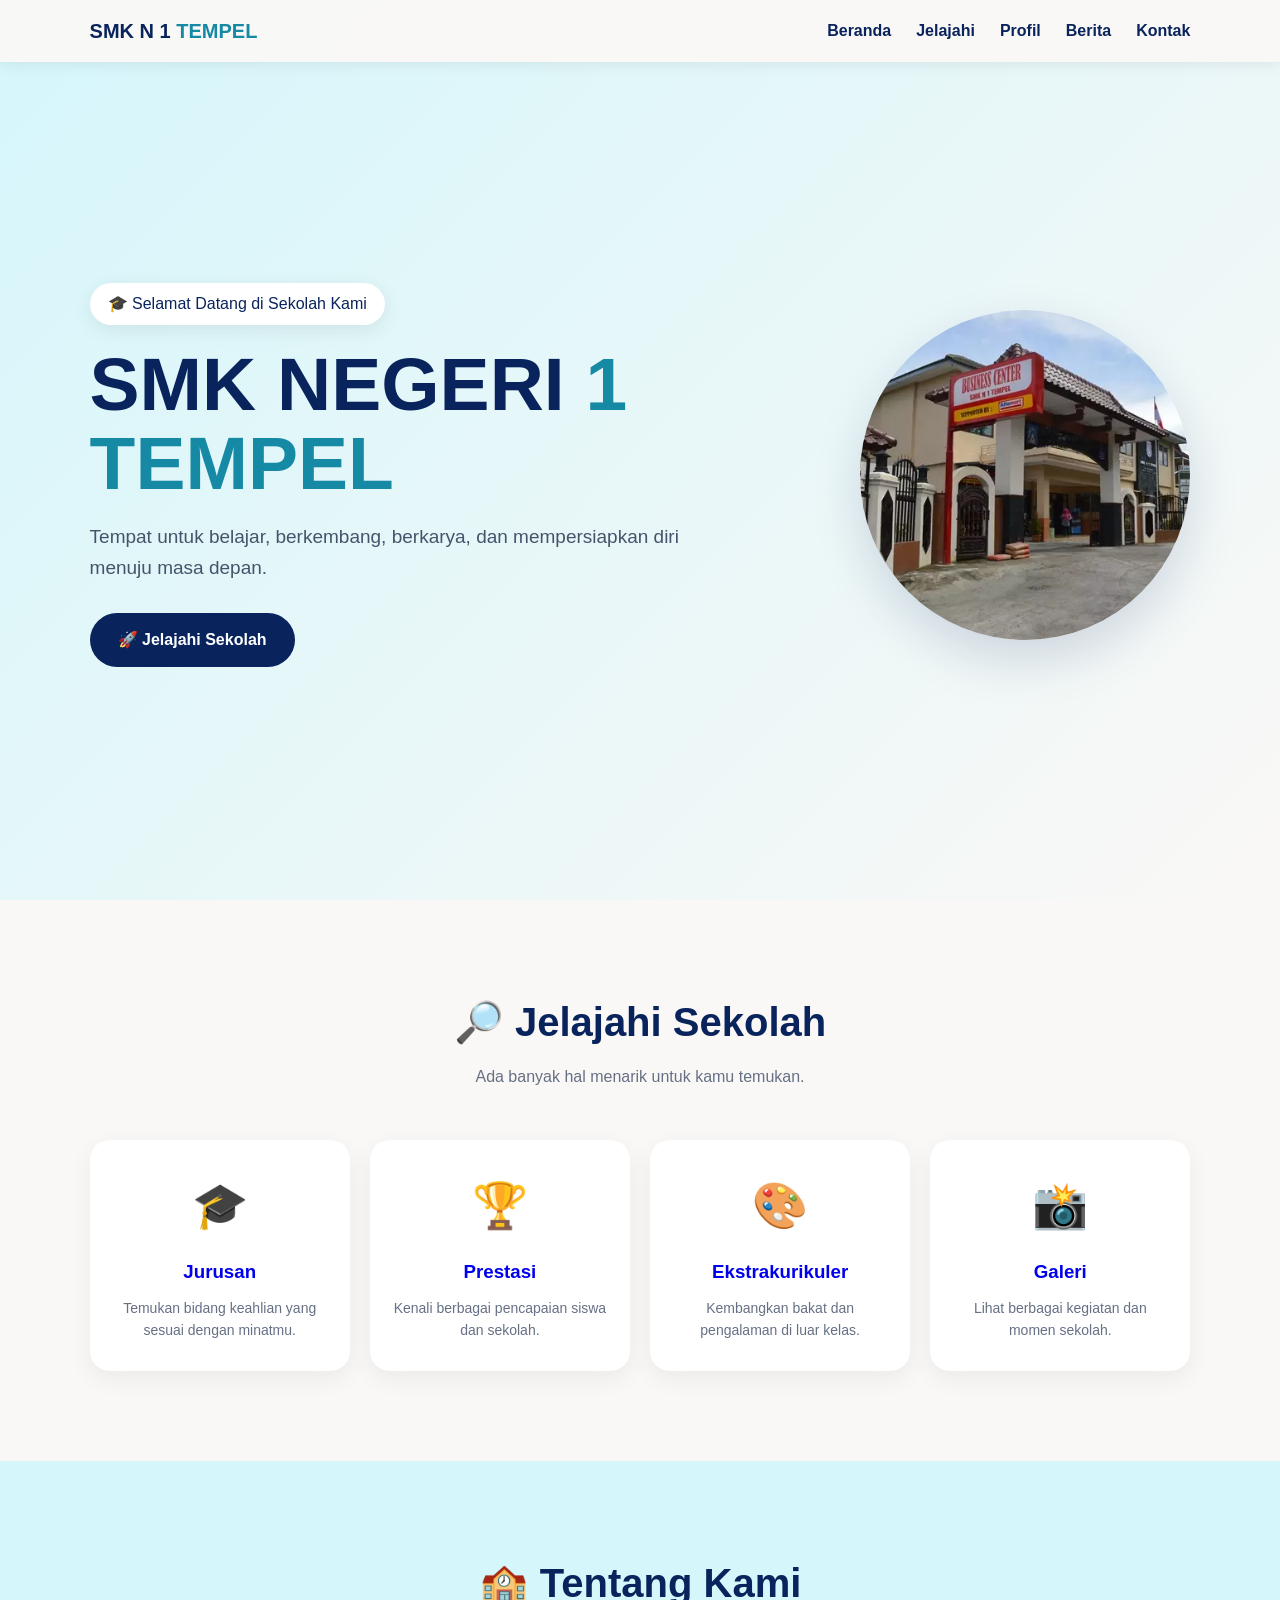
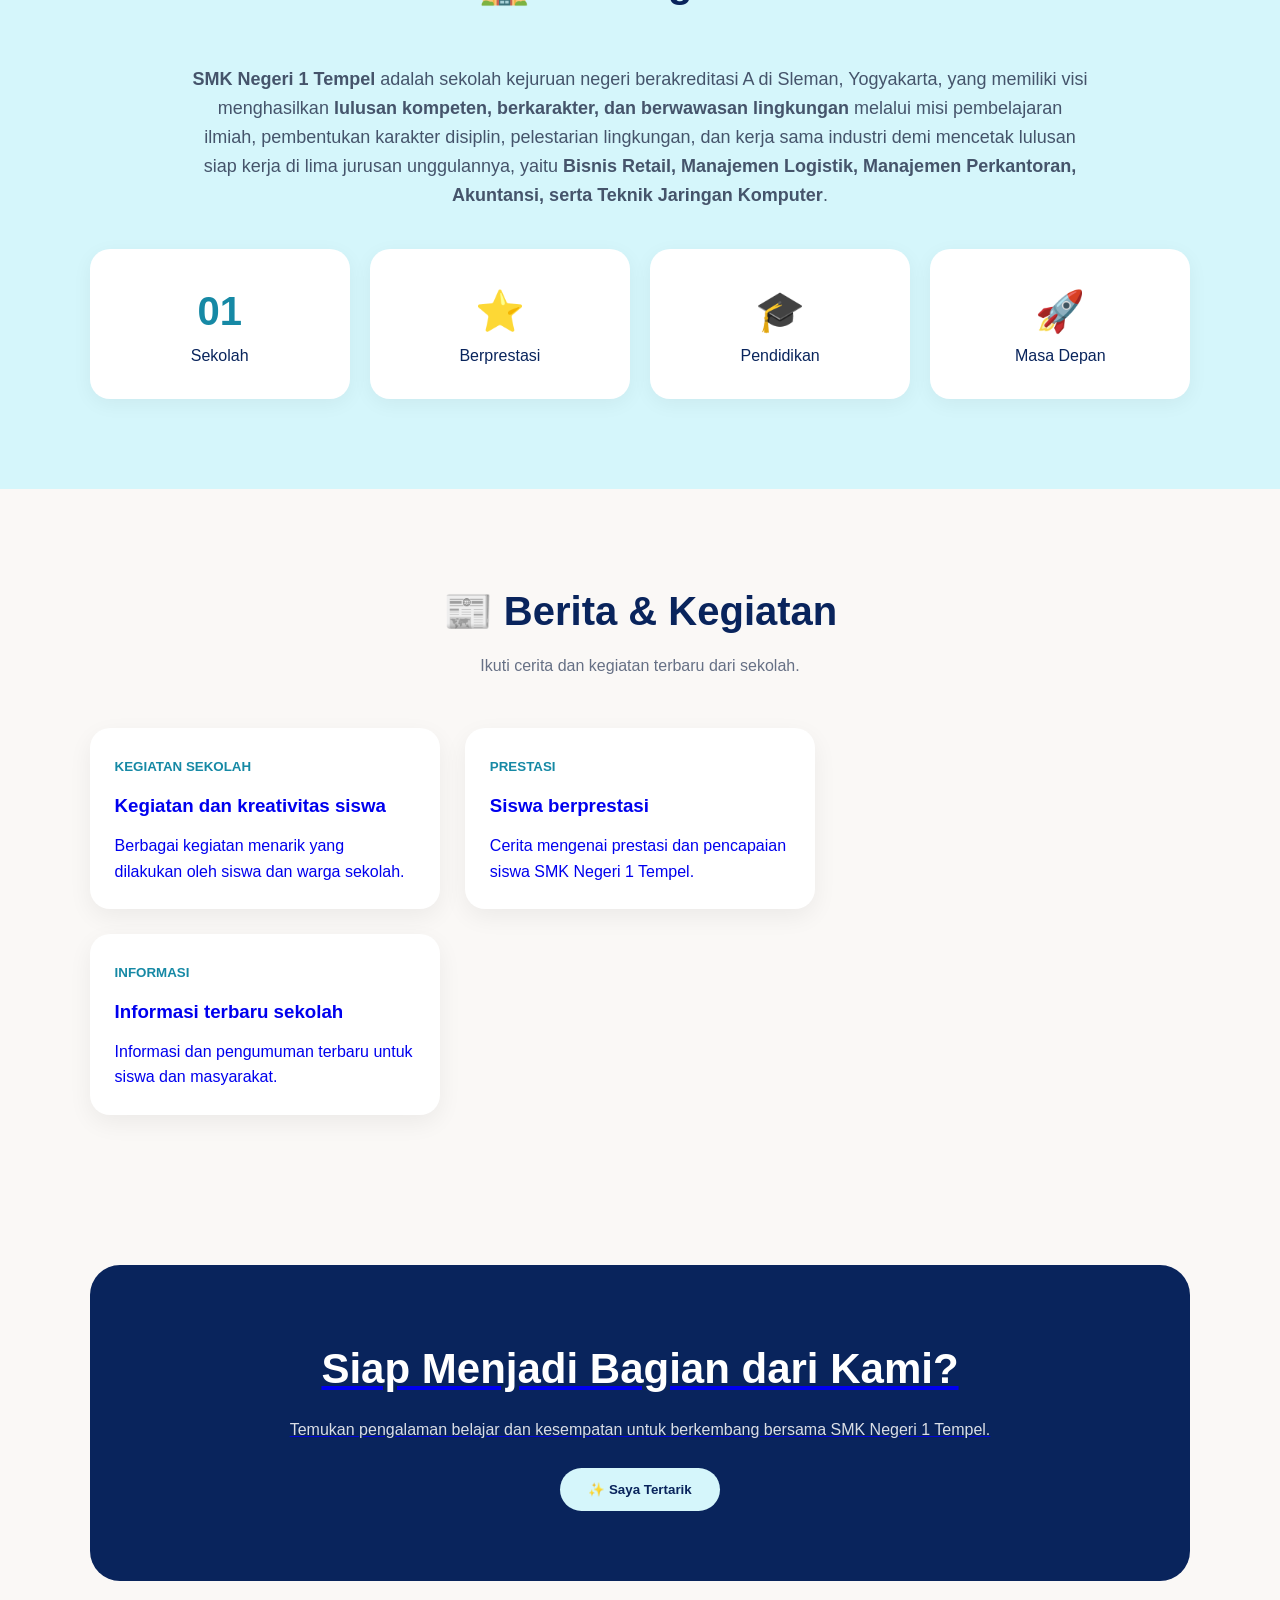
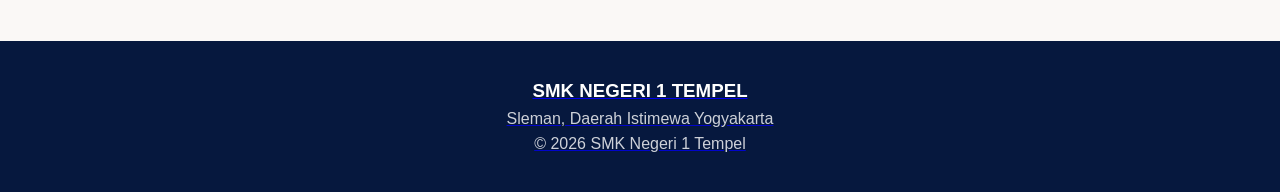
<file: index.html>
<!DOCTYPE html>
<html lang="id">
<head>
    <meta charset="UTF-8">
    <meta name="viewport" content="width=device-width, initial-scale=1.0">
    <link rel="stylesheet" href="style.css">
    <title>SMK Negeri 1 Tempel</title>
</head>

<body>
    <nav>
        <div class="logo-text">
            SMK N 1 <span>TEMPEL</span>
        </div>

        <ul>
            <li><a href="#beranda">Beranda</a></li>
            <li><a href="#jelajahi">Jelajahi</a></li>
            <li><a href="#profil">Profil</a></li>
            <li><a href="#berita">Berita</a></li>
            <li><a href="#kontak">Kontak</a></li>
        </ul>
    </nav>


    <section class="hero" id="beranda">

        <div class="hero-text">

            <div class="badge">
                🎓 Selamat Datang di Sekolah Kami
            </div>

            <h1>
                SMK NEGERI
                <span>1 TEMPEL</span>
            </h1>

            <p>
                Tempat untuk belajar, berkembang, berkarya,
                dan mempersiapkan diri menuju masa depan.
            </p>

            <a href="#jelajahi" class="button">
                🚀 Jelajahi Sekolah
            </a>

        </div>

        <div class="hero-card">
            <img src="smkn1tempel.webp" alt="SMK Negeri 1 Tempel">
        </div>

    </section>


    <!-- JELAJAHI -->
    <section id="jelajahi">

        <div class="section-title">

            <h2>🔎 Jelajahi Sekolah</h2>

            <p>
                Ada banyak hal menarik untuk kamu temukan.
            </p>

        </div>

        <div class="cards">

            <div class="card">
                <a href="#jurusan.html">
                <div class="icon">🎓</div>

                <h3>Jurusan</h3>

                <p>
                    Temukan bidang keahlian yang sesuai dengan minatmu.
                </p>
                </a>
            </div>


            <div class="card">
                <a href="#prestasi.html">
                <div class="icon">🏆</div>

                <h3>Prestasi</h3>

                <p>
                    Kenali berbagai pencapaian siswa dan sekolah.
                </p>

                </a>
            </div>


            <div class="card">
                <a href="#ekstrakurikuler.html">
                <div class="icon">🎨</div>

                <h3>Ekstrakurikuler</h3>

                <p>
                    Kembangkan bakat dan pengalaman di luar kelas.
                </p>

                </a>
            </div>


            <div class="card">
                <a href="#galeri.html">
                <div class="icon">📸</div>

                <h3>Galeri</h3>

                <p>
                    Lihat berbagai kegiatan dan momen sekolah.
                </p>
                </a>
            </div>

        </div>

    </section>


    <!-- PROFIL -->
    <section class="about" id="profil">

        <div class="section-title">

            <h2>🏫 Tentang Kami</h2>

        </div>

        <div class="about-content">

            <p>
                <strong>SMK Negeri 1 Tempel</strong> adalah sekolah kejuruan negeri berakreditasi A di Sleman, Yogyakarta, yang memiliki visi menghasilkan <strong>lulusan kompeten, berkarakter, dan berwawasan lingkungan</strong> melalui misi pembelajaran ilmiah, pembentukan karakter disiplin, pelestarian lingkungan, dan kerja sama industri demi mencetak lulusan siap kerja di lima jurusan unggulannya, yaitu <strong>Bisnis Retail, Manajemen Logistik, Manajemen Perkantoran, Akuntansi, serta Teknik Jaringan Komputer</strong>.
            </p>

        </div>


        <div class="stats">

            <div class="stat">
                <h3>01</h3>
                <p>Sekolah</p>
            </div>

            <div class="stat">
                <h3>⭐</h3>
                <p>Berprestasi</p>
            </div>

            <div class="stat">
                <h3>🎓</h3>
                <p>Pendidikan</p>
            </div>

            <div class="stat">
                <h3>🚀</h3>
                <p>Masa Depan</p>
            </div>

        </div>

    </section>


    <!-- BERITA -->
    <section id="berita">

        <div class="section-title">

            <h2>📰 Berita & Kegiatan</h2>

            <p>
                Ikuti cerita dan kegiatan terbaru dari sekolah.
            </p>

        </div>


        <div class="news">

            <div class="news-card">
                <a href="#kegiatan-sekolah.html">

                <small>KEGIATAN SEKOLAH</small>

                <h3>
                    Kegiatan dan kreativitas siswa
                </h3>

                <p>
                    Berbagai kegiatan menarik yang dilakukan
                    oleh siswa dan warga sekolah.
                </p>
                </a>
            </div>


            <div class="news-card">
                <a href="#prestasi-siswa.html">

                <small>PRESTASI</small>

                <h3>
                    Siswa berprestasi
                </h3>

                <p>
                    Cerita mengenai prestasi dan pencapaian
                    siswa SMK Negeri 1 Tempel.
                </p>

            </div>


            <div class="news-card">
                <a href="#informasi-sekolah.html">

                <small>INFORMASI</small>

                <h3>
                    Informasi terbaru sekolah
                </h3>

                <p>
                    Informasi dan pengumuman terbaru
                    untuk siswa dan masyarakat.
                </p>

            </div>

        </div>

    </section>


    <!-- CTA -->
    <div class="cta" id="kontak">

        <h2>Siap Menjadi Bagian dari Kami?</h2>

        <p>
            Temukan pengalaman belajar dan kesempatan
            untuk berkembang bersama SMK Negeri 1 Tempel.
        </p>

        <button class="button" onclick="showMessage('Terima kasih sudah tertarik dengan SMK Negeri 1 Tempel! 🚀')">
            ✨ Saya Tertarik
        </button>

    </div>


    <!-- FOOTER -->
    <footer>

        <h3>SMK NEGERI 1 TEMPEL</h3>

        <p>
            Sleman, Daerah Istimewa Yogyakarta
        </p>

        <p>
            © 2026 SMK Negeri 1 Tempel
        </p>

    </footer>


    <!-- JAVASCRIPT -->
    <script>

        function showMessage(message) {
            alert(message);
        }

    </script>

</body>
</html>
</file>
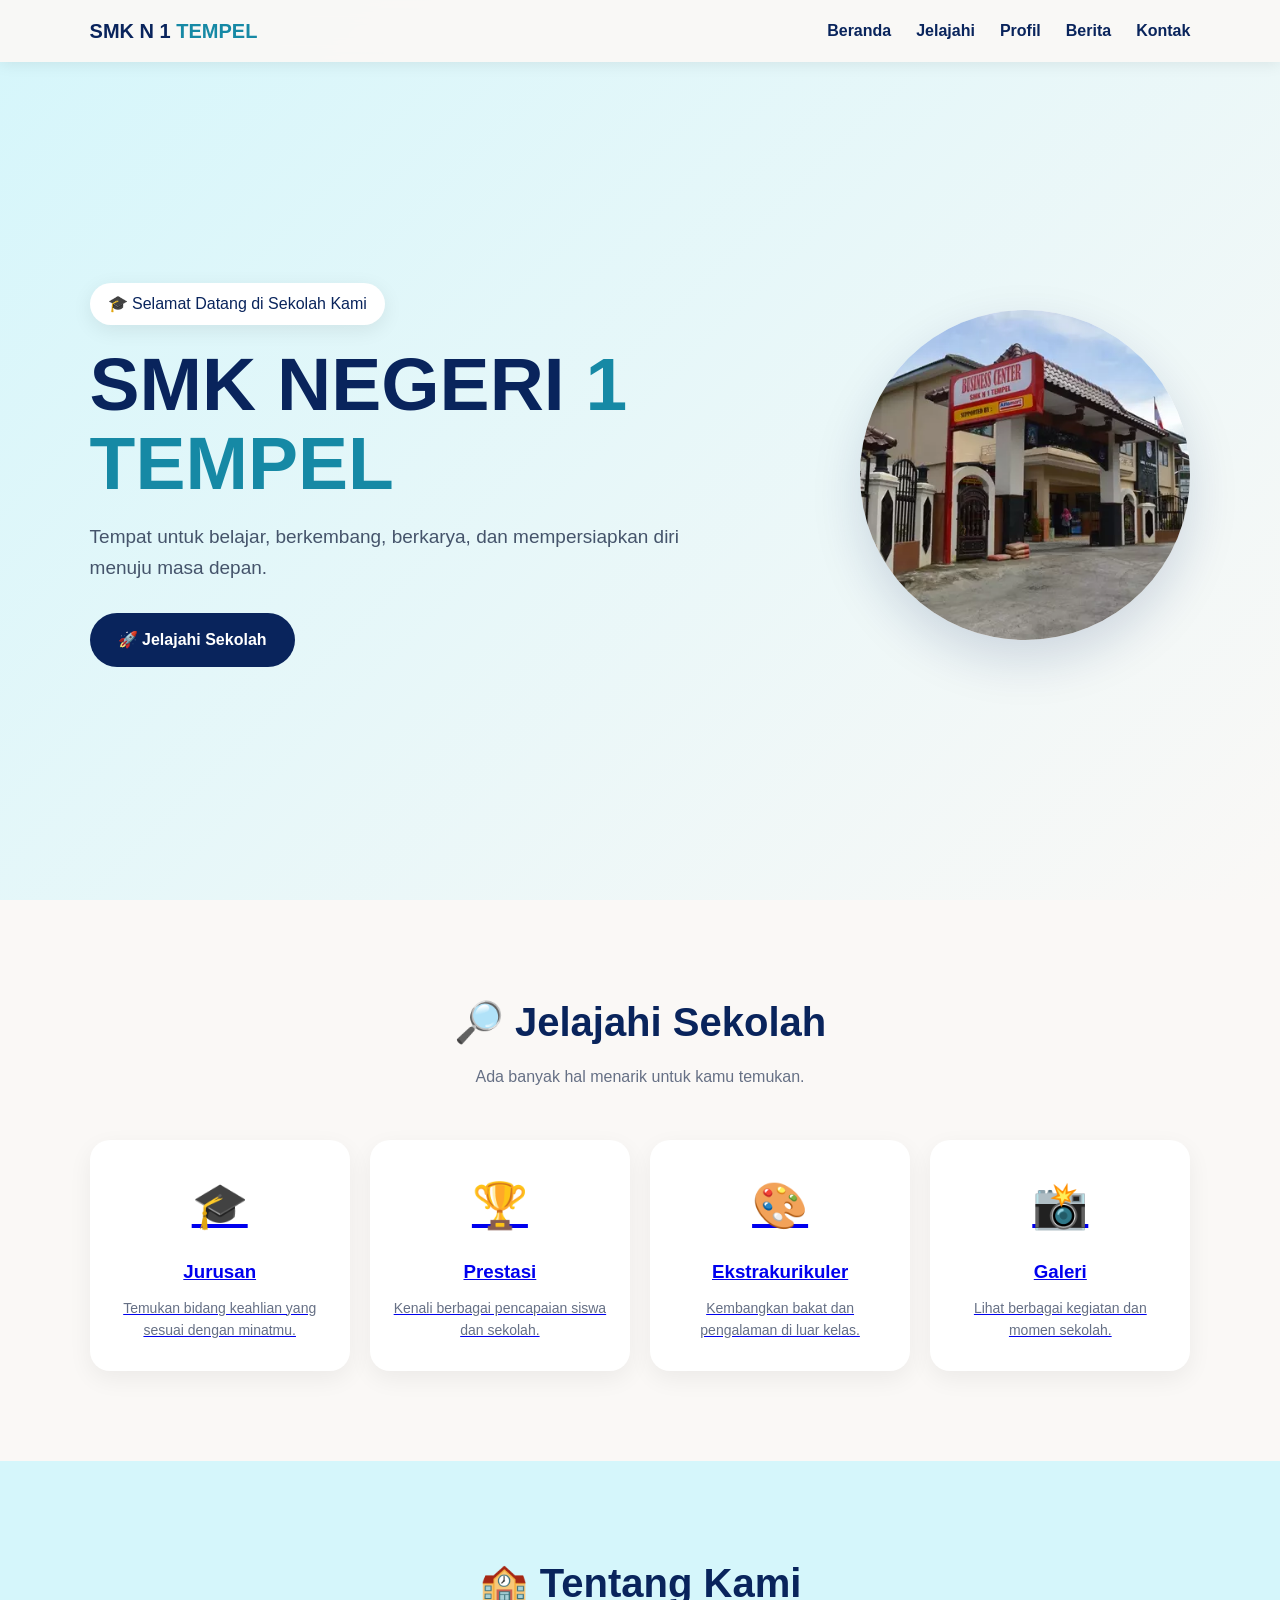
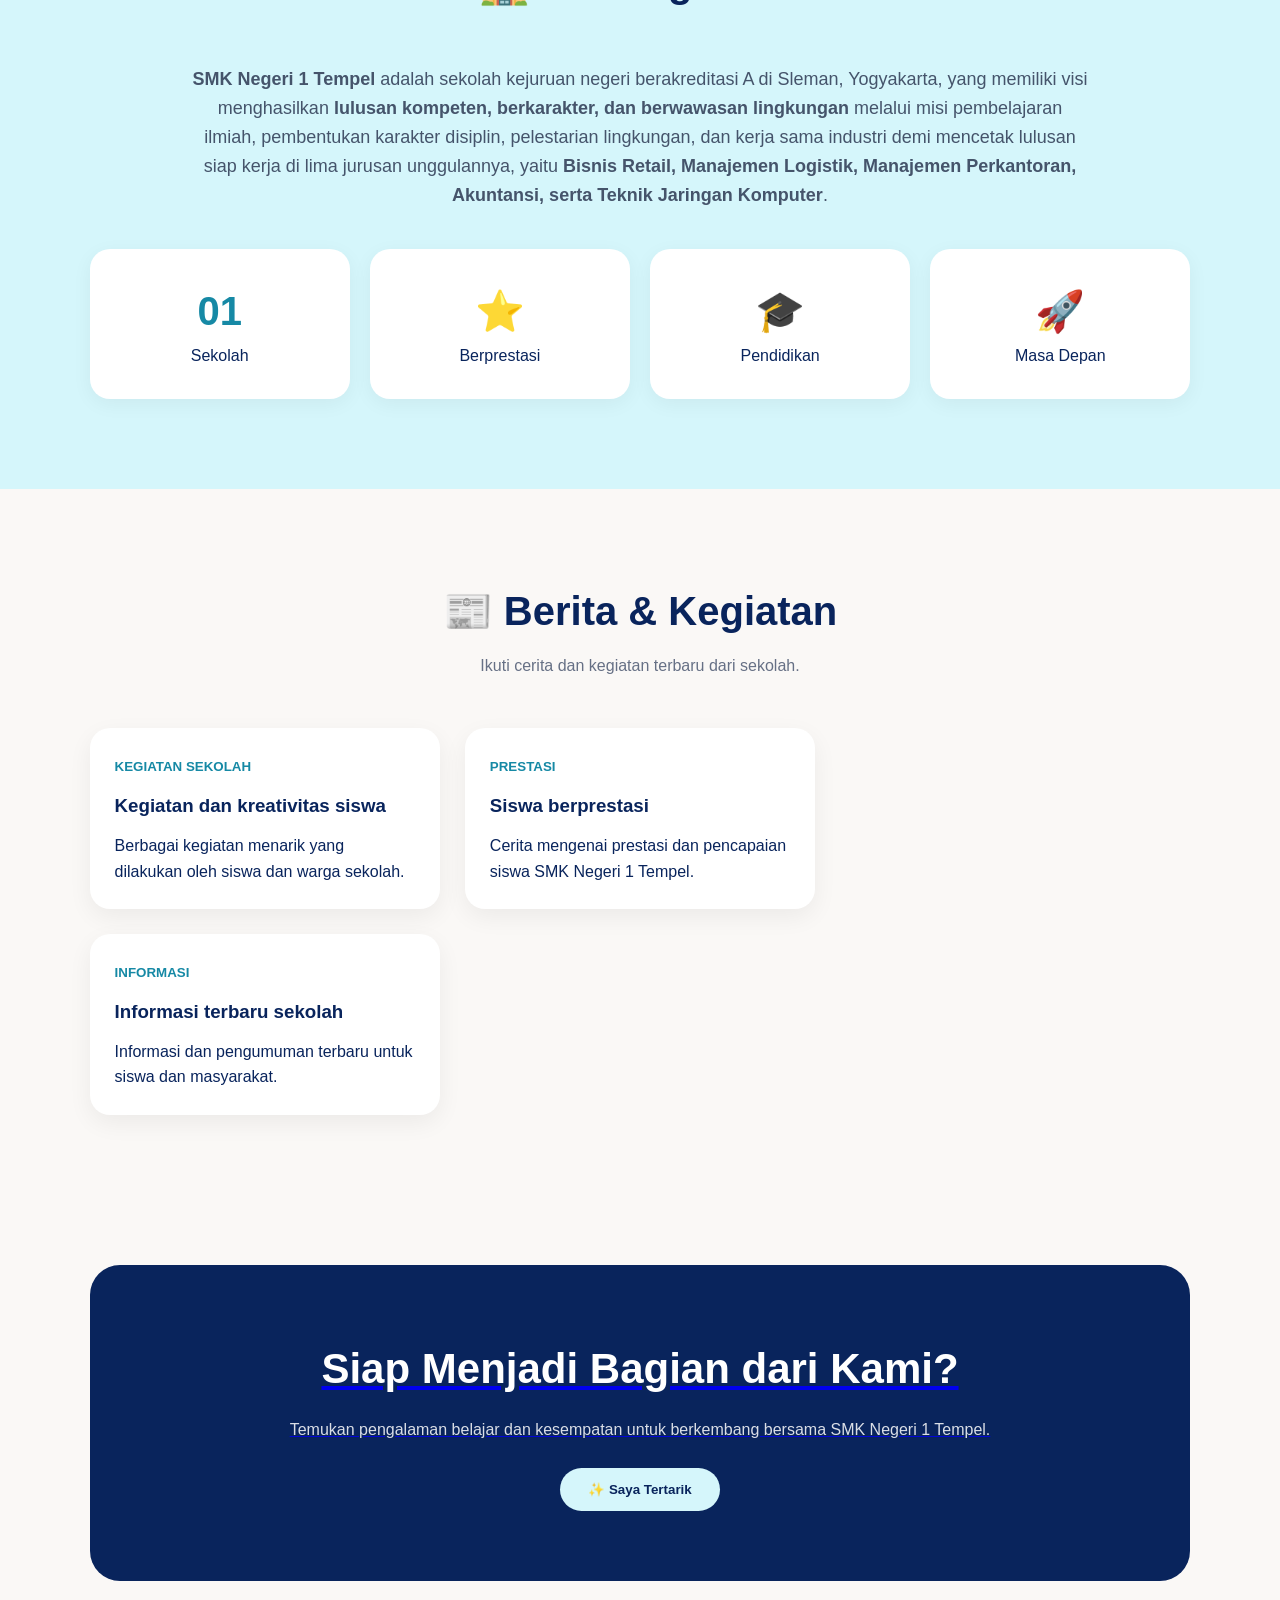
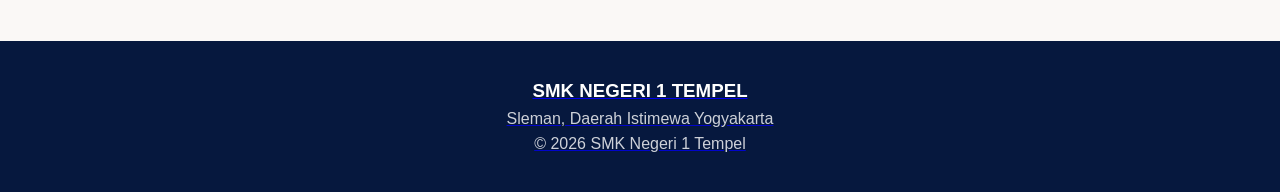
<file: vs code/index.html>
<!DOCTYPE html>
<html lang="id">
<head>
    <meta charset="UTF-8">
    <meta name="viewport" content="width=device-width, initial-scale=1.0">
    <link rel="stylesheet" href="style.css">
    <title>SMK Negeri 1 Tempel</title>
</head>

<body>
    <nav>
        <div class="logo-text">
            SMK N 1 <span>TEMPEL</span>
        </div>

        <ul>
            <li><a href="#beranda">Beranda</a></li>
            <li><a href="#jelajahi">Jelajahi</a></li>
            <li><a href="#profil">Profil</a></li>
            <li><a href="#berita">Berita</a></li>
            <li><a href="#kontak">Kontak</a></li>
        </ul>
    </nav>


    <section class="hero" id="beranda">

        <div class="hero-text">

            <div class="badge">
                🎓 Selamat Datang di Sekolah Kami
            </div>

            <h1>
                SMK NEGERI
                <span>1 TEMPEL</span>
            </h1>

            <p>
                Tempat untuk belajar, berkembang, berkarya,
                dan mempersiapkan diri menuju masa depan.
            </p>

            <a href="#jelajahi" class="button">
                🚀 Jelajahi Sekolah
            </a>

        </div>

        <div class="hero-card">
            <img src="smkn1tempel.webp" alt="SMK Negeri 1 Tempel">
        </div>

    </section>


    <!-- JELAJAHI -->
    <section id="jelajahi">

        <div class="section-title">

            <h2>🔎 Jelajahi Sekolah</h2>

            <p>
                Ada banyak hal menarik untuk kamu temukan.
            </p>

        </div>

        <div class="cards">

            <div class="card">
                <a href="jurusan.html">
                <div class="icon">🎓</div>

                <h3>Jurusan</h3>

                <p>
                    Temukan bidang keahlian yang sesuai dengan minatmu.
                </p>
                </a>
            </div>


            <div class="card">
                <a href="prestasi.html">
                <div class="icon">🏆</div>

                <h3>Prestasi</h3>

                <p>
                    Kenali berbagai pencapaian siswa dan sekolah.
                </p>

                </a>
            </div>


            <div class="card">
                <a href="ekstrakurikuler.html">
                <div class="icon">🎨</div>

                <h3>Ekstrakurikuler</h3>

                <p>
                    Kembangkan bakat dan pengalaman di luar kelas.
                </p>

                </a>
            </div>


            <div class="card">
                <a href="galeri.html">
                <div class="icon">📸</div>

                <h3>Galeri</h3>

                <p>
                    Lihat berbagai kegiatan dan momen sekolah.
                </p>
                </a>
            </div>

        </div>

    </section>


    <!-- PROFIL -->
    <section class="about" id="profil">

        <div class="section-title">

            <h2>🏫 Tentang Kami</h2>

        </div>

        <div class="about-content">

            <p>
                <strong>SMK Negeri 1 Tempel</strong> adalah sekolah kejuruan negeri berakreditasi A di Sleman, Yogyakarta, yang memiliki visi menghasilkan <strong>lulusan kompeten, berkarakter, dan berwawasan lingkungan</strong> melalui misi pembelajaran ilmiah, pembentukan karakter disiplin, pelestarian lingkungan, dan kerja sama industri demi mencetak lulusan siap kerja di lima jurusan unggulannya, yaitu <strong>Bisnis Retail, Manajemen Logistik, Manajemen Perkantoran, Akuntansi, serta Teknik Jaringan Komputer</strong>.
            </p>

        </div>


        <div class="stats">

            <div class="stat">
                <h3>01</h3>
                <p>Sekolah</p>
            </div>

            <div class="stat">
                <h3>⭐</h3>
                <p>Berprestasi</p>
            </div>

            <div class="stat">
                <h3>🎓</h3>
                <p>Pendidikan</p>
            </div>

            <div class="stat">
                <h3>🚀</h3>
                <p>Masa Depan</p>
            </div>

        </div>

    </section>


    <!-- BERITA -->
    <section id="berita">

        <div class="section-title">

            <h2>📰 Berita & Kegiatan</h2>

            <p>
                Ikuti cerita dan kegiatan terbaru dari sekolah.
            </p>

        </div>


        <div class="news">

            <div class="news-card">
                <a href="#kegiatan-sekolah">

                <small>KEGIATAN SEKOLAH</small>

                <h3>
                    Kegiatan dan kreativitas siswa
                </h3>

                <p>
                    Berbagai kegiatan menarik yang dilakukan
                    oleh siswa dan warga sekolah.
                </p>
                </a>
            </div>


            <div class="news-card">
                <a href="#prestasi-siswa">

                <small>PRESTASI</small>

                <h3>
                    Siswa berprestasi
                </h3>

                <p>
                    Cerita mengenai prestasi dan pencapaian
                    siswa SMK Negeri 1 Tempel.
                </p>

            </div>


            <div class="news-card">
                <a href="#informasi-sekolah">

                <small>INFORMASI</small>

                <h3>
                    Informasi terbaru sekolah
                </h3>

                <p>
                    Informasi dan pengumuman terbaru
                    untuk siswa dan masyarakat.
                </p>

            </div>

        </div>

    </section>


    <!-- CTA -->
    <div class="cta" id="kontak">

        <h2>Siap Menjadi Bagian dari Kami?</h2>

        <p>
            Temukan pengalaman belajar dan kesempatan
            untuk berkembang bersama SMK Negeri 1 Tempel.
        </p>

        <button class="button" onclick="showMessage('Terima kasih sudah tertarik dengan SMK Negeri 1 Tempel! 🚀')">
            ✨ Saya Tertarik
        </button>

    </div>


    <!-- FOOTER -->
    <footer>

        <h3>SMK NEGERI 1 TEMPEL</h3>

        <p>
            Sleman, Daerah Istimewa Yogyakarta
        </p>

        <p>
            © 2026 SMK Negeri 1 Tempel
        </p>

    </footer>


    <!-- JAVASCRIPT -->
    <script>

        function showMessage(message) {
            alert(message);
        }

    </script>

</body>
</html>
</file>
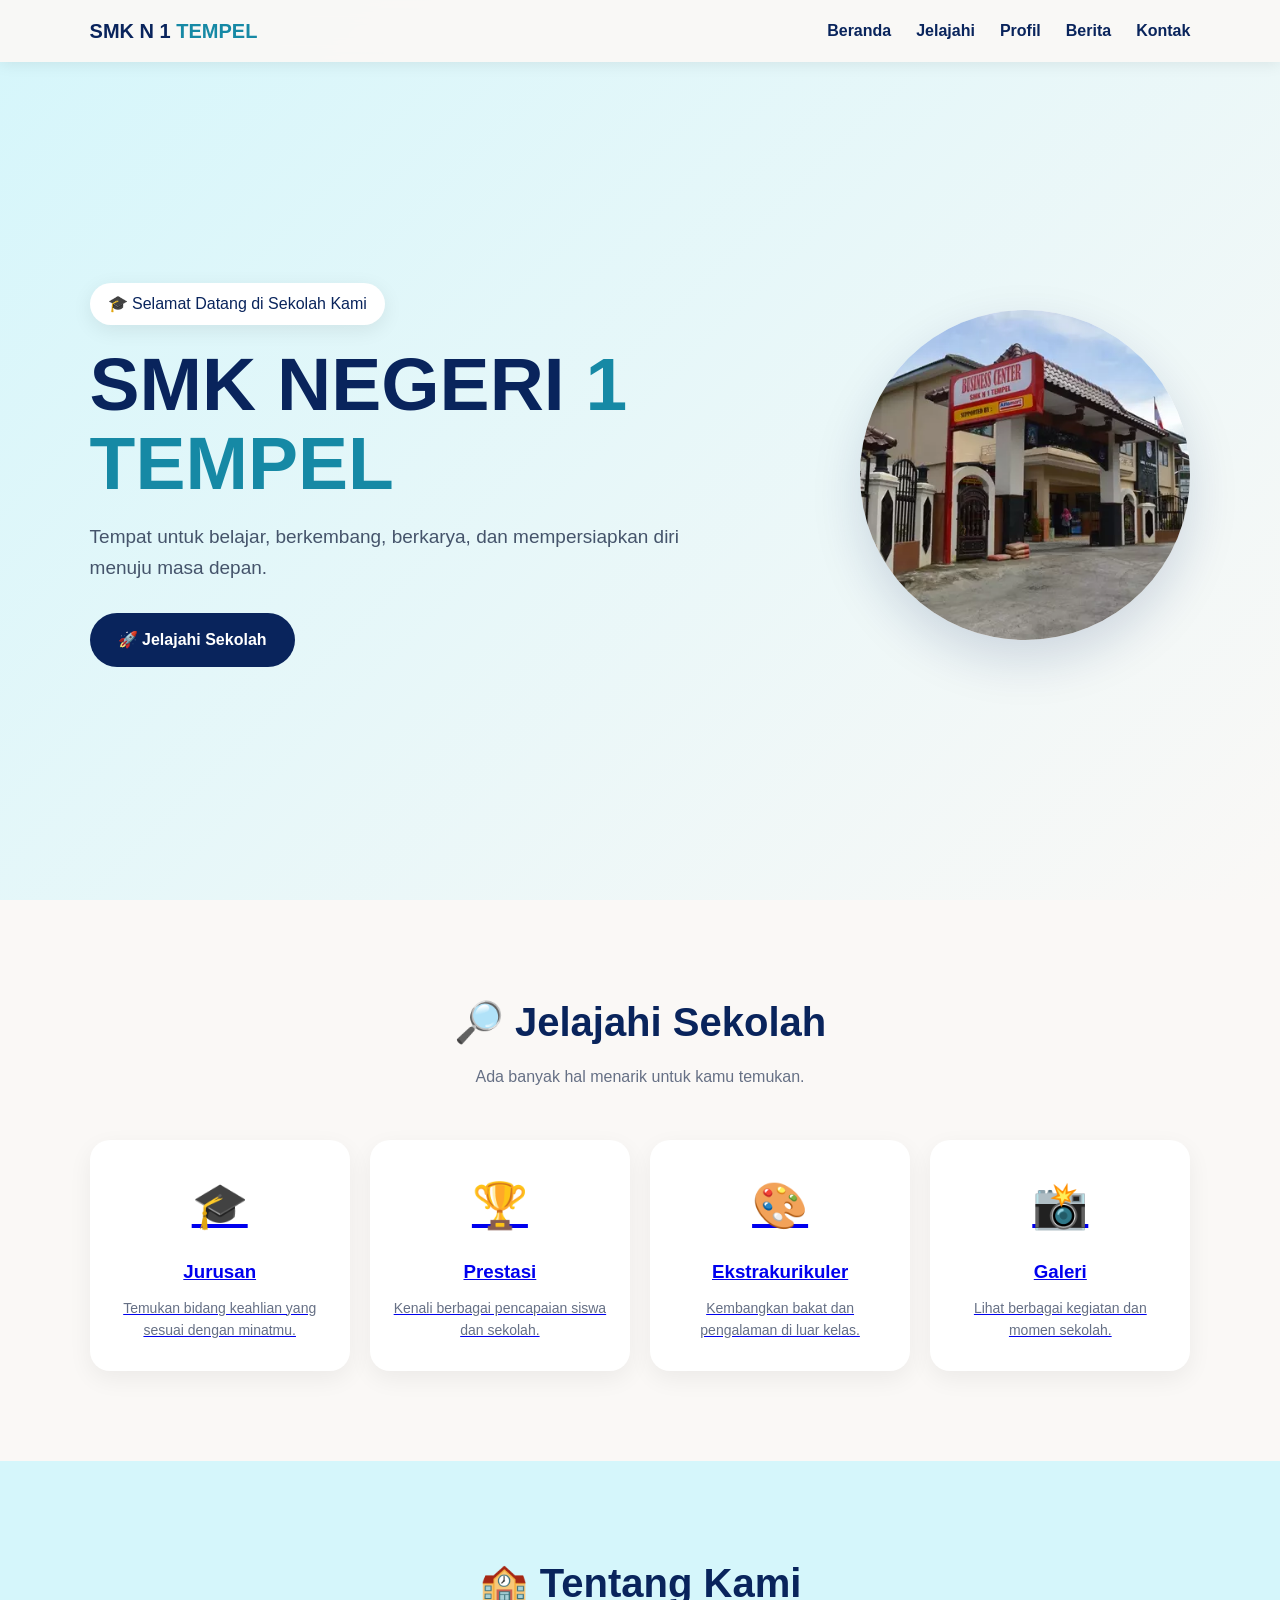
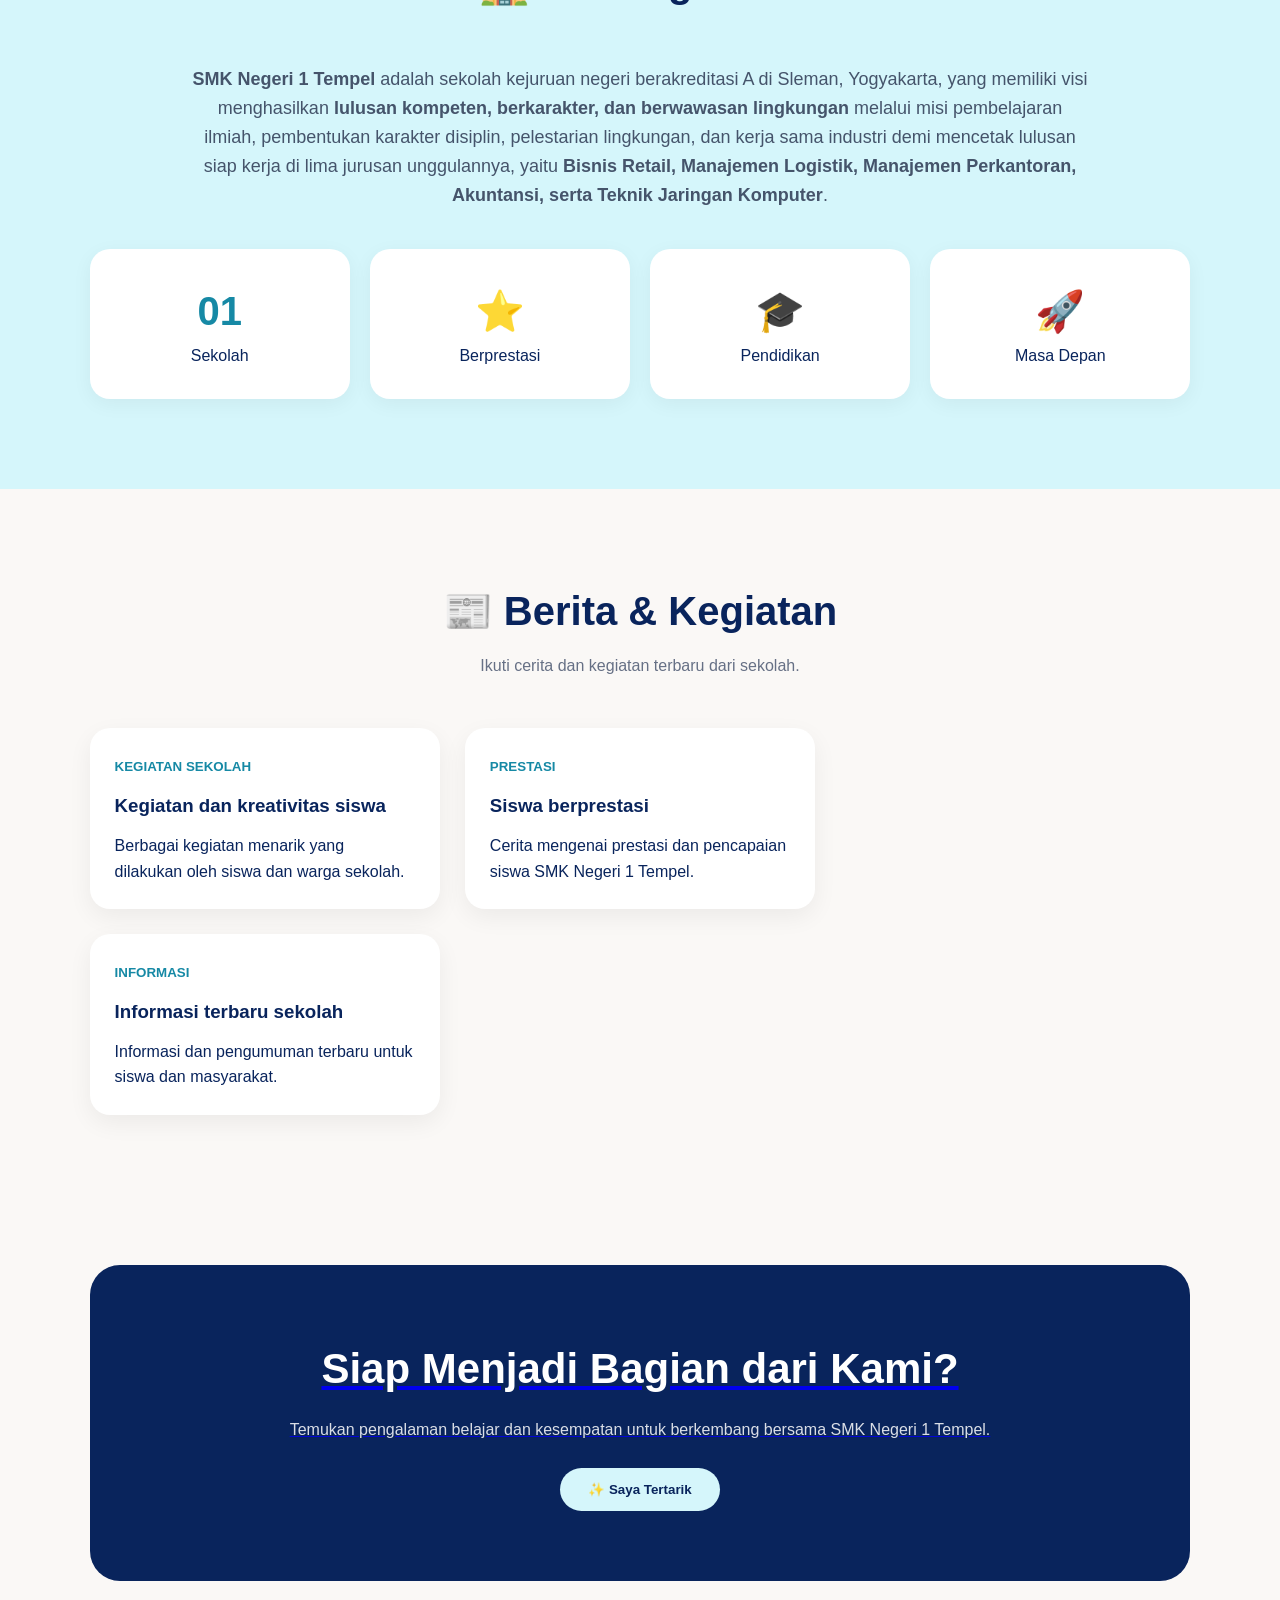
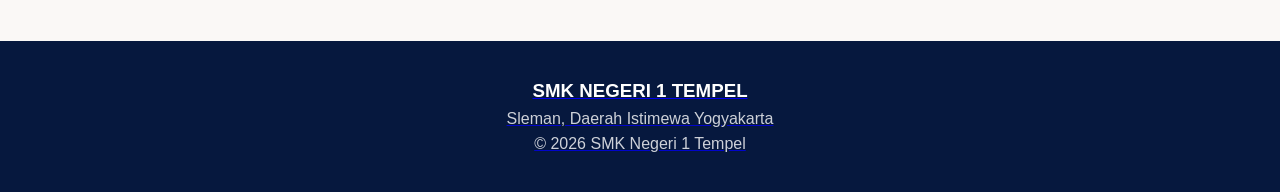
<file: vs code/demo.html>
<!DOCTYPE html>
<html lang="id">
<head>
    <meta charset="UTF-8">
    <meta name="viewport" content="width=device-width, initial-scale=1.0">
    <link rel="stylesheet" href="style.css">
    <title>SMK Negeri 1 Tempel</title>
</head>

<body>
    <nav>
        <div class="logo-text">
            SMK N 1 <span>TEMPEL</span>
        </div>

        <ul>
            <li><a href="#beranda">Beranda</a></li>
            <li><a href="#jelajahi">Jelajahi</a></li>
            <li><a href="#profil">Profil</a></li>
            <li><a href="#berita">Berita</a></li>
            <li><a href="#kontak">Kontak</a></li>
        </ul>
    </nav>


    <section class="hero" id="beranda">

        <div class="hero-text">

            <div class="badge">
                🎓 Selamat Datang di Sekolah Kami
            </div>

            <h1>
                SMK NEGERI
                <span>1 TEMPEL</span>
            </h1>

            <p>
                Tempat untuk belajar, berkembang, berkarya,
                dan mempersiapkan diri menuju masa depan.
            </p>

            <a href="#jelajahi" class="button">
                🚀 Jelajahi Sekolah
            </a>

        </div>

        <div class="hero-card">
            <img src="smkn1tempel.webp" alt="SMK Negeri 1 Tempel">
        </div>

    </section>


    <!-- JELAJAHI -->
    <section id="jelajahi">

        <div class="section-title">

            <h2>🔎 Jelajahi Sekolah</h2>

            <p>
                Ada banyak hal menarik untuk kamu temukan.
            </p>

        </div>

        <div class="cards">

            <div class="card">
                <a href="jurusan.html">
                <div class="icon">🎓</div>

                <h3>Jurusan</h3>

                <p>
                    Temukan bidang keahlian yang sesuai dengan minatmu.
                </p>
                </a>
            </div>


            <div class="card">
                <a href="prestasi.html">
                <div class="icon">🏆</div>

                <h3>Prestasi</h3>

                <p>
                    Kenali berbagai pencapaian siswa dan sekolah.
                </p>

                </a>
            </div>


            <div class="card">
                <a href="ekstrakurikuler.html">
                <div class="icon">🎨</div>

                <h3>Ekstrakurikuler</h3>

                <p>
                    Kembangkan bakat dan pengalaman di luar kelas.
                </p>

                </a>
            </div>


            <div class="card">
                <a href="galeri.html">
                <div class="icon">📸</div>

                <h3>Galeri</h3>

                <p>
                    Lihat berbagai kegiatan dan momen sekolah.
                </p>
                </a>
            </div>

        </div>

    </section>


    <!-- PROFIL -->
    <section class="about" id="profil">

        <div class="section-title">

            <h2>🏫 Tentang Kami</h2>

        </div>

        <div class="about-content">

            <p>
                <strong>SMK Negeri 1 Tempel</strong> adalah sekolah kejuruan negeri berakreditasi A di Sleman, Yogyakarta, yang memiliki visi menghasilkan <strong>lulusan kompeten, berkarakter, dan berwawasan lingkungan</strong> melalui misi pembelajaran ilmiah, pembentukan karakter disiplin, pelestarian lingkungan, dan kerja sama industri demi mencetak lulusan siap kerja di lima jurusan unggulannya, yaitu <strong>Bisnis Retail, Manajemen Logistik, Manajemen Perkantoran, Akuntansi, serta Teknik Jaringan Komputer</strong>.
            </p>

        </div>


        <div class="stats">

            <div class="stat">
                <h3>01</h3>
                <p>Sekolah</p>
            </div>

            <div class="stat">
                <h3>⭐</h3>
                <p>Berprestasi</p>
            </div>

            <div class="stat">
                <h3>🎓</h3>
                <p>Pendidikan</p>
            </div>

            <div class="stat">
                <h3>🚀</h3>
                <p>Masa Depan</p>
            </div>

        </div>

    </section>


    <!-- BERITA -->
    <section id="berita">

        <div class="section-title">

            <h2>📰 Berita & Kegiatan</h2>

            <p>
                Ikuti cerita dan kegiatan terbaru dari sekolah.
            </p>

        </div>


        <div class="news">

            <div class="news-card">
                <a href="#kegiatan-sekolah">

                <small>KEGIATAN SEKOLAH</small>

                <h3>
                    Kegiatan dan kreativitas siswa
                </h3>

                <p>
                    Berbagai kegiatan menarik yang dilakukan
                    oleh siswa dan warga sekolah.
                </p>
                </a>
            </div>


            <div class="news-card">
                <a href="#prestasi-siswa">

                <small>PRESTASI</small>

                <h3>
                    Siswa berprestasi
                </h3>

                <p>
                    Cerita mengenai prestasi dan pencapaian
                    siswa SMK Negeri 1 Tempel.
                </p>

            </div>


            <div class="news-card">
                <a href="#informasi-sekolah">

                <small>INFORMASI</small>

                <h3>
                    Informasi terbaru sekolah
                </h3>

                <p>
                    Informasi dan pengumuman terbaru
                    untuk siswa dan masyarakat.
                </p>

            </div>

        </div>

    </section>


    <!-- CTA -->
    <div class="cta" id="kontak">

        <h2>Siap Menjadi Bagian dari Kami?</h2>

        <p>
            Temukan pengalaman belajar dan kesempatan
            untuk berkembang bersama SMK Negeri 1 Tempel.
        </p>

        <button class="button" onclick="showMessage('Terima kasih sudah tertarik dengan SMK Negeri 1 Tempel! 🚀')">
            ✨ Saya Tertarik
        </button>

    </div>


    <!-- FOOTER -->
    <footer>

        <h3>SMK NEGERI 1 TEMPEL</h3>

        <p>
            Sleman, Daerah Istimewa Yogyakarta
        </p>

        <p>
            © 2026 SMK Negeri 1 Tempel
        </p>

    </footer>


    <!-- JAVASCRIPT -->
    <script>

        function showMessage(message) {
            alert(message);
        }

    </script>

</body>
</html>
</file>
<file: style.css>
* {
            margin: 0;
            padding: 0;
            box-sizing: border-box;
            scroll-behavior: smooth;
        }

        body {
            font-family: Arial, sans-serif;
            background: #FAF8F6;
            color: #09245c;
            line-height: 1.6;
        }

        /* NAVBAR */
        nav {
            position: fixed;
            top: 0;
            width: 100%;
            background: rgba(250, 248, 246, 0.95);
            backdrop-filter: blur(10px);
            padding: 15px 7%;
            display: flex;
            justify-content: space-between;
            align-items: center;
            z-index: 1000;
            box-shadow: 0 2px 15px rgba(0,0,0,0.08);
        }

        .logo-text {
            font-size: 20px;
            font-weight: bold;
        }

        .logo-text span {
            color: #1689a5;
        }

        nav ul {
            display: flex;
            gap: 25px;
            list-style: none;
        }

        nav a {
            position: relative;
            text-decoration: none;
            color: #09245c;
            font-weight: bold;
            transition: color 0.3s ease;
        }

        nav a:hover {
            color: #1689a5;
        }

        nav a::after {
            content: '';
            position: absolute;
            width: 0;
            height: 3px;
            background: #1689a5;
            left: 50%;
            bottom: -7px;
            transform: translateX(-50%);
            transition: width 0.3s ease;
            border-radius: 10px;
        }

        nav a:hover::after {
            width: 100%;
        }

        /* HERO */
        .hero {
            min-height: 100vh;
            padding: 130px 7% 80px;
            display: flex;
            align-items: center;
            justify-content: space-between;
            gap: 50px;
            background: linear-gradient(135deg, #D5F6FB, #FAF8F6);
        }

        .hero-text {
            max-width: 650px;
        }

        .badge {
            display: inline-block;
            background: white;
            padding: 8px 18px;
            border-radius: 30px;
            margin-bottom: 20px;
            box-shadow: 0 5px 20px rgba(0,0,0,0.08);
        }

        .hero h1 {
            font-size: clamp(42px, 7vw, 75px);
            line-height: 1.05;
            margin-bottom: 20px;
        }

        .hero h1 span {
            color: #1689a5;
        }

        .hero p {
            font-size: 19px;
            color: #45546b;
            margin-bottom: 30px;
        }

        .button {
            display: inline-block;
            padding: 14px 28px;
            background: #09245c;
            color: white;
            border-radius: 30px;
            text-decoration: none;
            font-weight: bold;
            transition: 0.3s;
            border: none;
            cursor: pointer;
        }

        .button:hover {
            transform: translateY(-4px);
            background: #1689a5;
            box-shadow: 0 10px 25px rgba(9,36,92,0.25);
        }

        .hero-card {
            width: 330px;
            height: 330px;
            border-radius: 50%;
            overflow: hidden;
            background: white;
            box-shadow: 0 20px 50px rgba(9,36,92,0.15);
            animation: float 4s ease-in-out infinite;
        }

        .hero-card img {
            width: 100%;
            height: 100%;
            object-fit: cover;
            display: block;
        }
        @keyframes float {
            0%, 100% {
                transform: translateY(0);
            }
            50% {
                transform: translateY(-15px);
            }
        }

        /* SECTION */
        section {
            padding: 90px 7%;
        }

        .section-title {
            text-align: center;
            margin-bottom: 50px;
        }

        .section-title h2 {
            font-size: 40px;
            margin-bottom: 10px;
        }

        .section-title p {
            color: #667085;
        }


        /* EXPLORATION CARDS */
        .cards {
            display: grid;
            grid-template-columns: repeat(4, 1fr);
            gap: 20px;
        }

        .cards a,
        .cards a h2,
        .cards a p {
            text-decoration: none;
        }

        .card {
            background: white;
            padding: 30px 20px;
            border-radius: 20px;
            text-align: center;
            box-shadow: 0 8px 25px rgba(0,0,0,0.06);
            transition: 0.3s;
            cursor: pointer;
        }

        .card:hover {
            transform: translateY(-10px);
            box-shadow: 0 15px 35px rgba(0,0,0,0.12);
        }

        .card .icon {
            font-size: 45px;
            margin-bottom: 15px;
        }

        .card h3 {
            margin-bottom: 10px;
        }

        .card p {
            color: #667085;
            font-size: 14px;
        }

        /* ABOUT */
        .about {
            background: #D5F6FB;
        }

        .about-content {
            max-width: 900px;
            margin: auto;
            text-align: center;
        }

        .about-content p {
            font-size: 18px;
            color: #45546b;
        }

        /* STATISTICS */
        .stats {
            display: grid;
            grid-template-columns: repeat(4, 1fr);
            gap: 20px;
            margin-top: 40px;
        }

        .stat {
            background: white;
            padding: 30px;
            text-align: center;
            border-radius: 20px;
            box-shadow: 0 5px 20px rgba(0,0,0,0.05);
        }

        .stat h3 {
            font-size: 40px;
            color: #1689a5;
        }

        /* NEWS */
        .news {
            display: grid;
            grid-template-columns: repeat(3, 1fr);
            gap: 25px;
        }

        .news a {
            text-decoration: none;
        }

        .news-card {
            background: white;
            padding: 25px;
            border-radius: 20px;
            box-shadow: 0 8px 25px rgba(0,0,0,0.06);
            cursor: pointer;
        }

        .news-card small {
            color: #1689a5;
            font-weight: bold;
        }

        .news-card h3 {
            margin: 12px 0;
        }

        /* CTA */
        .cta {
            text-align: center;
            background: #09245c;
            color: white;
            border-radius: 30px;
            margin: 60px 7%;
            padding: 70px 20px;
        }

        .cta h2 {
            font-size: 42px;
            margin-bottom: 15px;
        }

        .cta p {
            margin-bottom: 25px;
            opacity: 0.85;
        }

        .cta .button {
            background: #D5F6FB;
            color: #09245c;
        }

        /* FOOTER */
        footer {
            background: #06183e;
            color: white;
            text-align: center;
            padding: 35px 20px;
        }

        footer p {
            opacity: 0.8;
        }

        /* MOBILE */
        @media (max-width: 900px) {
            nav ul {
                display: none;
            }

            .hero {
                flex-direction: column;
                text-align: center;
            }

            .hero-card {
                width: 250px;
                height: 250px;
                font-size: 70px;
            }

            .cards,
            .stats {
                grid-template-columns: repeat(2, 1fr);
            }

            .news {
                grid-template-columns: 1fr;
            }
        }

        @media (max-width: 550px) {
            .cards,
            .stats {
                grid-template-columns: 1fr;
            }

            .hero h1 {
                font-size: 43px;
            }

            .cta h2 {
                font-size: 32px;
            }
        }
</file>
<file: vs code/style.css>
* {
            margin: 0;
            padding: 0;
            box-sizing: border-box;
            scroll-behavior: smooth;
        }

        body {
            font-family: Arial, sans-serif;
            background: #FAF8F6;
            color: #09245c;
            line-height: 1.6;
        }

        /* NAVBAR */
        nav {
            position: fixed;
            top: 0;
            width: 100%;
            background: rgba(250, 248, 246, 0.95);
            backdrop-filter: blur(10px);
            padding: 15px 7%;
            display: flex;
            justify-content: space-between;
            align-items: center;
            z-index: 1000;
            box-shadow: 0 2px 15px rgba(0,0,0,0.08);
        }

        .logo-text {
            font-size: 20px;
            font-weight: bold;
        }

        .logo-text span {
            color: #1689a5;
        }

        nav ul {
            display: flex;
            gap: 25px;
            list-style: none;
        }

        nav a {
            position: relative;
            text-decoration: none;
            color: #09245c;
            font-weight: bold;
            transition: color 0.3s ease;
        }

        nav a:hover {
            color: #1689a5;
        }

        nav a::after {
            content: '';
            position: absolute;
            width: 0;
            height: 3px;
            background: #1689a5;
            left: 50%;
            bottom: -7px;
            transform: translateX(-50%);
            transition: width 0.3s ease;
            border-radius: 10px;
        }

        nav a:hover::after {
            width: 100%;
        }

        /* HERO */
        .hero {
            min-height: 100vh;
            padding: 130px 7% 80px;
            display: flex;
            align-items: center;
            justify-content: space-between;
            gap: 50px;
            background: linear-gradient(135deg, #D5F6FB, #FAF8F6);
        }

        .hero-text {
            max-width: 650px;
        }

        .badge {
            display: inline-block;
            background: white;
            padding: 8px 18px;
            border-radius: 30px;
            margin-bottom: 20px;
            box-shadow: 0 5px 20px rgba(0,0,0,0.08);
        }

        .hero h1 {
            font-size: clamp(42px, 7vw, 75px);
            line-height: 1.05;
            margin-bottom: 20px;
        }

        .hero h1 span {
            color: #1689a5;
        }

        .hero p {
            font-size: 19px;
            color: #45546b;
            margin-bottom: 30px;
        }

        .button {
            display: inline-block;
            padding: 14px 28px;
            background: #09245c;
            color: white;
            border-radius: 30px;
            text-decoration: none;
            font-weight: bold;
            transition: 0.3s;
            border: none;
            cursor: pointer;
        }

        .button:hover {
            transform: translateY(-4px);
            background: #1689a5;
            box-shadow: 0 10px 25px rgba(9,36,92,0.25);
        }

        .hero-card {
            width: 330px;
            height: 330px;
            border-radius: 50%;
            overflow: hidden;
            background: white;
            box-shadow: 0 20px 50px rgba(9,36,92,0.15);
            animation: float 4s ease-in-out infinite;
        }

        .hero-card img {
            width: 100%;
            height: 100%;
            object-fit: cover;
            display: block;
        }

        @keyframes float {
            0%, 100% {
                transform: translateY(0);
            }
            50% {
                transform: translateY(-15px);
            }
        }

        /* SECTION */
        section {
            padding: 90px 7%;
        }

        .section-title {
            text-align: center;
            margin-bottom: 50px;
        }

        .section-title h2 {
            font-size: 40px;
            margin-bottom: 10px;
        }

        .section-title p {
            color: #667085;
        }

        .news a {
            text-decoration: none;
            color: inherit;
        }


        /* EXPLORATION CARDS */
        .cards {
            display: grid;
            grid-template-columns: repeat(4, 1fr);
            gap: 20px;
        }

        .card {
            background: white;
            padding: 30px 20px;
            border-radius: 20px;
            text-align: center;
            box-shadow: 0 8px 25px rgba(0,0,0,0.06);
            transition: 0.3s;
            cursor: pointer;
        }

        .card:hover {
            transform: translateY(-10px);
            box-shadow: 0 15px 35px rgba(0,0,0,0.12);
        }

        .card .icon {
            font-size: 45px;
            margin-bottom: 15px;
        }

        .card h3 {
            margin-bottom: 10px;
        }

        .card p {
            color: #667085;
            font-size: 14px;
        }

        /* ABOUT */
        .about {
            background: #D5F6FB;
        }

        .about-content {
            max-width: 900px;
            margin: auto;
            text-align: center;
        }

        .about-content p {
            font-size: 18px;
            color: #45546b;
        }

        /* STATISTICS */
        .stats {
            display: grid;
            grid-template-columns: repeat(4, 1fr);
            gap: 20px;
            margin-top: 40px;
        }

        .stat {
            background: white;
            padding: 30px;
            text-align: center;
            border-radius: 20px;
            box-shadow: 0 5px 20px rgba(0,0,0,0.05);
        }

        .stat h3 {
            font-size: 40px;
            color: #1689a5;
        }

        /* NEWS */
        .news {
            display: grid;
            grid-template-columns: repeat(3, 1fr);
            gap: 25px;
        }

        .news-card {
            background: white;
            padding: 25px;
            border-radius: 20px;
            box-shadow: 0 8px 25px rgba(0,0,0,0.06);
            cursor: pointer;
        }

        .news-card small {
            color: #1689a5;
            font-weight: bold;
        }

        .news-card h3 {
            margin: 12px 0;
        }

        /* CTA */
        .cta {
            text-align: center;
            background: #09245c;
            color: white;
            border-radius: 30px;
            margin: 60px 7%;
            padding: 70px 20px;
        }

        .cta h2 {
            font-size: 42px;
            margin-bottom: 15px;
        }

        .cta p {
            margin-bottom: 25px;
            opacity: 0.85;
        }

        .cta .button {
            background: #D5F6FB;
            color: #09245c;
        }

        /* FOOTER */
        footer {
            background: #06183e;
            color: white;
            text-align: center;
            padding: 35px 20px;
        }

        footer p {
            opacity: 0.8;
        }

        /* MOBILE */
        @media (max-width: 900px) {
            nav ul {
                display: none;
            }

            .hero {
                flex-direction: column;
                text-align: center;
            }

            .hero-card {
                width: 250px;
                height: 250px;
                font-size: 70px;
            }

            .cards,
            .stats {
                grid-template-columns: repeat(2, 1fr);
            }

            .news {
                grid-template-columns: 1fr;
            }
        }

        @media (max-width: 550px) {
            .cards,
            .stats {
                grid-template-columns: 1fr;
            }

            .hero h1 {
                font-size: 43px;
            }

            .cta h2 {
                font-size: 32px;
            }
        }
</file>
